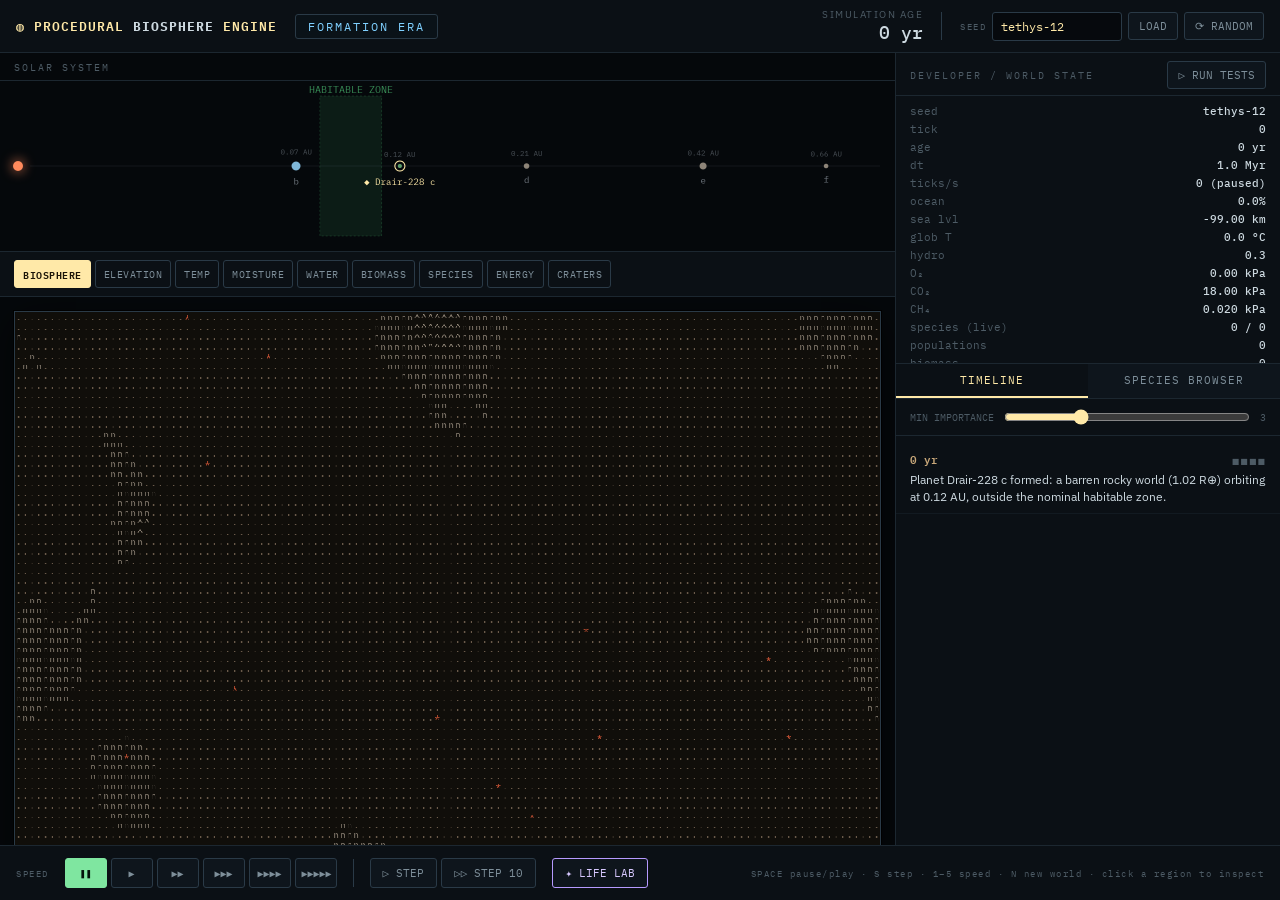
<file: index.html>
<!DOCTYPE html>
<html lang="en">
<head>
<meta charset="UTF-8" />
<meta name="viewport" content="width=device-width, initial-scale=1.0" />
<title>ProcUniverse — Evolution Life Lab</title>
<style>
html,body{margin:0;width:100%;height:100%;overflow:hidden;background:#05080b}iframe{display:block;width:100%;height:100%;border:0}.boot{position:fixed;inset:0;display:grid;place-items:center;background:#05080b;color:#cdd9e0;font:13px monospace;z-index:5}.boot.error{color:#ff8a8a;padding:32px;text-align:center;line-height:1.6}
</style>
</head>
<body>
<div class="boot" id="boot">Loading ProcUniverse Evolution Life Lab…</div>
<iframe id="sim" src="Procedural Biosphere Simulator.html" title="ProcUniverse simulator"></iframe>
<script>
(function(){
  const frame=document.getElementById('sim'),boot=document.getElementById('boot');
  function addStyle(doc,href){const link=doc.createElement('link');link.rel='stylesheet';link.href=href;doc.head.appendChild(link)}
  function addScript(doc,src){return new Promise((resolve,reject)=>{const s=doc.createElement('script');s.src=src;s.onload=resolve;s.onerror=reject;doc.body.appendChild(s)})}
  frame.addEventListener('load',async()=>{
    try{
      const doc=frame.contentDocument;
      if(!doc)throw new Error('The simulator frame could not be accessed.');
      addStyle(doc,'ui/life-lab.css');
      await addScript(doc,'ui/creature.js');
      await addScript(doc,'ui/life-lab.js');
      boot.remove();
    }catch(err){
      boot.className='boot error';
      boot.textContent='Enhanced launcher could not inject the Life Lab. Run this repository through a small local web server instead of a restricted file:// viewer. Original simulator: Procedural Biosphere Simulator.html';
      console.error(err);
    }
  });
})();
</script>
</body>
</html>
</file>
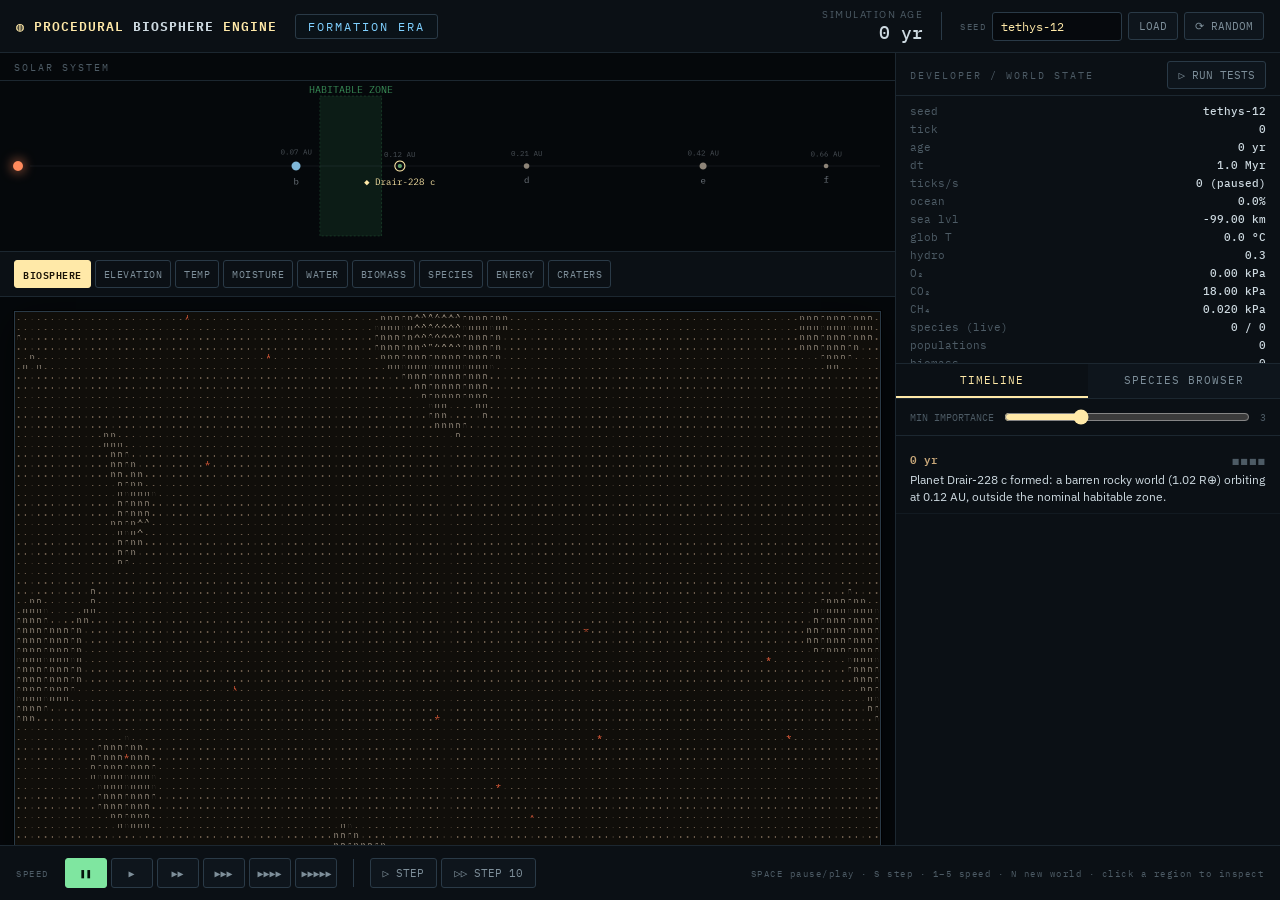
<file: Procedural Biosphere Simulator.html>
<!DOCTYPE html>
<html lang="en">
<head>
<meta charset="UTF-8" />
<meta name="viewport" content="width=device-width, initial-scale=1.0" />
<title>Procedural Planet & Evolution Simulator — Milestone 0–7 spike</title>
<link rel="preconnect" href="https://fonts.googleapis.com" />
<link rel="preconnect" href="https://fonts.gstatic.com" crossorigin />
<link href="https://fonts.googleapis.com/css2?family=IBM+Plex+Mono:wght@400;500;600&family=IBM+Plex+Sans:wght@400;500;600&display=swap" rel="stylesheet" />
<style>
  :root {
    --bg: #05080b;
    --panel: #0b1015;
    --panel2: #0e151c;
    --line: #1c2730;
    --line2: #2a3a47;
    --ink: #cdd9e0;
    --ink-dim: #7e8f9a;
    --ink-faint: #4d5b65;
    --amber: #ffe9a8;
    --green: #7fe6a0;
    --cyan: #7fd0ff;
    --hot: #ff8a5c;
    --red: #ff6b6b;
    --violet: #b69aff;
  }
  * { box-sizing: border-box; }
  html, body { margin: 0; height: 100%; background: var(--bg); color: var(--ink);
    font-family: "IBM Plex Sans", system-ui, sans-serif; overflow: hidden; }
  .mono { font-family: "IBM Plex Mono", monospace; }
  button { font-family: "IBM Plex Mono", monospace; cursor: pointer; }
  a { color: var(--cyan); cursor: pointer; text-decoration: none; border-bottom: 1px dotted currentColor; }
  .muted { color: var(--ink-faint); font-size: 12px; padding: 8px 2px; }

  #app { display: grid; grid-template-columns: 1fr 384px; grid-template-rows: auto 1fr auto;
    height: 100vh; gap: 1px; background: var(--line); }

  /* ---- top bar ---- */
  header { grid-column: 1 / 3; background: var(--panel); display: flex; align-items: center;
    gap: 18px; padding: 0 16px; height: 52px; }
  .logo { font-family: "IBM Plex Mono", monospace; font-weight: 600; letter-spacing: 1px;
    font-size: 13px; color: var(--amber); white-space: nowrap; }
  .logo b { color: var(--ink); }
  .era { font-family: "IBM Plex Mono", monospace; font-size: 12px; color: var(--cyan);
    letter-spacing: 2px; padding: 4px 12px; border: 1px solid var(--line2); border-radius: 3px;
    background: #0a1218; }
  .age { font-family: "IBM Plex Mono", monospace; font-size: 18px; color: var(--ink); font-weight: 500; }
  .age-lbl { font-size: 10px; color: var(--ink-faint); letter-spacing: 1.5px; }
  .grow { flex: 1; }
  .seed-wrap { display: flex; align-items: center; gap: 6px; }
  #seedInput { background: #06090d; border: 1px solid var(--line2); color: var(--amber);
    font-family: "IBM Plex Mono", monospace; font-size: 12px; padding: 6px 8px; width: 130px; border-radius: 3px; }
  .mini-btn { background: #0e151c; border: 1px solid var(--line2); color: var(--ink-dim);
    font-size: 11px; padding: 6px 10px; border-radius: 3px; }
  .mini-btn:hover { color: var(--ink); border-color: var(--ink-dim); }

  /* ---- left column: solar + map ---- */
  .left { background: var(--bg); display: flex; flex-direction: column; min-width: 0; overflow: hidden; }
  .section-lbl { font-family: "IBM Plex Mono", monospace; font-size: 10px; letter-spacing: 2px;
    color: var(--ink-faint); padding: 8px 14px 6px; border-bottom: 1px solid var(--line);
    display: flex; justify-content: space-between; align-items: center; }
  #sysWrap { background: #060a0e; border-bottom: 1px solid var(--line); }
  #sysCanvas { width: 100%; height: 170px; display: block; }
  .map-area { flex: 1; overflow: auto; padding: 14px; display: flex; align-items: flex-start; justify-content: center; }
  #mapCanvas { image-rendering: pixelated; border: 1px solid var(--line2); max-width: 100%; height: auto;
    background: #05080b; box-shadow: 0 0 0 1px #000, 0 8px 40px rgba(0,0,0,0.6); }
  .overlay-row { display: flex; flex-wrap: wrap; gap: 4px; padding: 8px 14px; border-bottom: 1px solid var(--line); background: var(--panel); }
  .ov-btn { background: transparent; border: 1px solid var(--line2); color: var(--ink-dim);
    font-size: 10px; letter-spacing: 0.5px; padding: 4px 8px; border-radius: 3px; }
  .ov-btn:hover { color: var(--ink); }
  .ov-btn.active { background: var(--amber); color: #1a1408; border-color: var(--amber); font-weight: 600; }

  /* ---- right column: panels ---- */
  .right { background: var(--panel); display: flex; flex-direction: column; overflow: hidden; }
  .debug { border-bottom: 1px solid var(--line); padding: 6px 0; max-height: 268px; overflow: auto; }
  .dbg-row { display: flex; justify-content: space-between; font-family: "IBM Plex Mono", monospace;
    font-size: 11px; padding: 2px 14px; }
  .dbg-row span { color: var(--ink-faint); }
  .dbg-row b { color: var(--ink); font-weight: 500; }

  .tabs { display: flex; border-bottom: 1px solid var(--line); }
  .tab { flex: 1; background: var(--panel2); border: none; border-bottom: 2px solid transparent;
    color: var(--ink-dim); font-size: 11px; letter-spacing: 1px; padding: 9px; }
  .tab.active { color: var(--amber); border-bottom-color: var(--amber); background: var(--panel); }
  .panel-body { flex: 1; overflow: auto; display: flex; flex-direction: column; }
  .filter-row { display: flex; align-items: center; gap: 8px; padding: 8px 14px; border-bottom: 1px solid var(--line);
    font-family: "IBM Plex Mono", monospace; font-size: 10px; color: var(--ink-faint); }
  .filter-row input[type=range] { flex: 1; accent-color: var(--amber); }

  /* events */
  #timelineBody, #speciesBody { padding: 6px 0; overflow: auto; }
  .ev { padding: 7px 14px; border-bottom: 1px solid #121a21; }
  .ev-head { display: flex; justify-content: space-between; align-items: baseline; }
  .ev-age { font-family: "IBM Plex Mono", monospace; font-size: 11px; font-weight: 600; }
  .ev-imp { font-size: 8px; color: var(--ink-faint); letter-spacing: 1px; }
  .ev-text { font-size: 12px; line-height: 1.45; color: var(--ink); margin-top: 3px; text-wrap: pretty; }

  /* species rows */
  .sp-row { display: flex; align-items: center; gap: 8px; padding: 6px 14px; font-size: 12px; cursor: pointer; border-bottom: 1px solid #121a21; }
  .sp-row:hover { background: #0e161d; }
  .sp-row.sel { background: #14202a; }
  .sp-row.extinct { opacity: 0.45; }
  .sp-dot { width: 9px; height: 9px; border-radius: 50%; flex: none; box-shadow: 0 0 6px currentColor; }
  .sp-name { flex: 1; font-family: "IBM Plex Mono", monospace; color: var(--ink); white-space: nowrap; overflow: hidden; text-overflow: ellipsis; }
  .sp-role { font-size: 10px; color: var(--ink-faint); }
  .sp-bm { font-family: "IBM Plex Mono", monospace; font-size: 10px; color: var(--green); width: 64px; text-align: right; }

  #spDetail { border-top: 1px solid var(--line2); background: #0a1016; padding: 10px 14px; display: none; }
  .sp-d-head { display: flex; align-items: center; gap: 8px; font-family: "IBM Plex Mono", monospace; font-size: 13px; }
  .sp-d-head b { flex: 1; }
  .sp-d-meta { font-size: 11px; color: var(--ink-dim); margin-top: 4px; }
  .traits { display: grid; grid-template-columns: 1fr 1fr; gap: 3px 14px; margin-top: 10px; }
  .tr { display: flex; align-items: center; gap: 6px; font-size: 10px; color: var(--ink-faint); }
  .tr span { width: 60px; font-family: "IBM Plex Mono", monospace; }
  .tr i { height: 5px; background: linear-gradient(90deg, var(--cyan), var(--green)); display: block; border-radius: 2px; min-width: 1px; }
  .x { background: none; border: none; color: var(--ink-faint); font-size: 12px; }
  .x:hover { color: var(--red); }

  /* cell info floats over map */
  #cellInfo { position: absolute; right: 398px; bottom: 70px; width: 280px; background: rgba(8,13,18,0.96);
    border: 1px solid var(--line2); border-radius: 5px; padding: 10px 12px; display: none; backdrop-filter: blur(4px);
    box-shadow: 0 10px 40px rgba(0,0,0,0.6); z-index: 5; }
  .ci-head { font-family: "IBM Plex Mono", monospace; font-size: 11px; letter-spacing: 1px; color: var(--amber);
    display: flex; justify-content: space-between; margin-bottom: 8px; }
  .ci-grid { display: grid; grid-template-columns: 1fr 1fr; gap: 4px 10px; }
  .ci-cell { display: flex; justify-content: space-between; font-family: "IBM Plex Mono", monospace; font-size: 11px; }
  .ci-cell span { color: var(--ink-faint); }
  .ci-sub { font-size: 9px; letter-spacing: 1px; color: var(--ink-faint); margin: 8px 0 4px; }
  .ci-pops .cp { font-size: 11px; padding: 2px 0; display: flex; align-items: center; gap: 6px; cursor: pointer; }
  .ci-pops .cp:hover { color: var(--amber); }
  .ci-pops .cp b { margin-left: auto; color: var(--green); }

  /* ---- bottom control bar ---- */
  footer { grid-column: 1 / 3; background: var(--panel); display: flex; align-items: center;
    gap: 16px; padding: 0 16px; height: 54px; }
  .speed-row, .ctrl-group { display: flex; gap: 4px; align-items: center; }
  .speed-btn { background: #0e151c; border: 1px solid var(--line2); color: var(--ink-dim);
    width: 42px; height: 30px; border-radius: 3px; font-size: 10px; }
  .speed-btn:hover { color: var(--ink); }
  .speed-btn.active { background: var(--green); color: #04130a; border-color: var(--green); }
  .ctrl-btn { background: #0e151c; border: 1px solid var(--line2); color: var(--ink-dim);
    height: 30px; padding: 0 12px; border-radius: 3px; font-size: 11px; }
  .ctrl-btn:hover { color: var(--ink); border-color: var(--ink-dim); }
  .divider { width: 1px; height: 28px; background: var(--line2); }
  .label-sm { font-family: "IBM Plex Mono", monospace; font-size: 9px; letter-spacing: 1.5px; color: var(--ink-faint); }
  .test-output { position: fixed; left: 16px; bottom: 64px; width: 560px; max-height: 50vh; overflow: auto;
    background: rgba(5,9,12,0.97); border: 1px solid var(--line2); border-radius: 5px; padding: 12px 14px;
    font-family: "IBM Plex Mono", monospace; font-size: 11px; white-space: pre-wrap; display: none; z-index: 20;
    box-shadow: 0 16px 60px rgba(0,0,0,0.7); }
  .test-output.ok { border-color: var(--green); color: var(--green); }
  .test-output.bad { border-color: var(--red); color: var(--red); }
  ::-webkit-scrollbar { width: 9px; height: 9px; }
  ::-webkit-scrollbar-thumb { background: #1c2730; border-radius: 4px; }
  ::-webkit-scrollbar-track { background: transparent; }
</style>
</head>
<body>
<div id="app">
  <header>
    <div class="logo">◍ PROCEDURAL <b>BIOSPHERE</b> ENGINE</div>
    <div class="era mono" id="eraLabel">FORMATION ERA</div>
    <div class="grow"></div>
    <div style="text-align:right">
      <div class="age-lbl">SIMULATION AGE</div>
      <div class="age mono" id="ageLabel">0 yr</div>
    </div>
    <div class="divider"></div>
    <div class="seed-wrap">
      <span class="label-sm">SEED</span>
      <input id="seedInput" class="mono" value="tethys-12" spellcheck="false" />
      <button class="mini-btn" id="newBtn">LOAD</button>
      <button class="mini-btn" id="randBtn">⟳ RANDOM</button>
    </div>
  </header>

  <div class="left">
    <div class="section-lbl">SOLAR SYSTEM <span id="sysMeta"></span></div>
    <div id="sysWrap"><canvas id="sysCanvas"></canvas></div>
    <div class="overlay-row" id="overlayRow"></div>
    <div class="map-area"><canvas id="mapCanvas"></canvas></div>
  </div>

  <div class="right">
    <div class="section-lbl">DEVELOPER / WORLD STATE
      <button class="mini-btn" id="testBtn">▷ RUN TESTS</button>
    </div>
    <div class="debug"><div id="debugBody"></div></div>
    <div class="tabs">
      <button class="tab active" id="tabTimeline">TIMELINE</button>
      <button class="tab" id="tabSpecies">SPECIES BROWSER</button>
    </div>
    <div class="panel-body" id="timelinePanel" style="display:flex">
      <div class="filter-row">MIN IMPORTANCE <input type="range" id="impFilter" min="0" max="10" step="1" value="3" /><span id="impVal">3</span></div>
      <div id="timelineBody"></div>
    </div>
    <div class="panel-body" id="speciesPanel" style="display:none">
      <div id="speciesBody"></div>
      <div id="spDetail"></div>
    </div>
  </div>

  <footer>
    <span class="label-sm">SPEED</span>
    <div class="speed-row" id="speedRow"></div>
    <div class="divider"></div>
    <div class="ctrl-group">
      <button class="ctrl-btn" id="stepBtn">▷ STEP</button>
      <button class="ctrl-btn" id="step10Btn">▷▷ STEP 10</button>
    </div>
    <div class="grow"></div>
    <span class="label-sm" id="hintBar">SPACE pause/play · S step · 1–5 speed · N new world · click a region to inspect</span>
  </footer>
</div>

<div id="cellInfo"></div>
<pre id="testOutput" class="test-output"></pre>

<script src="sim/rng.js"></script>
<script src="sim/names.js"></script>
<script src="sim/starsystem.js"></script>
<script src="sim/terrain.js"></script>
<script src="sim/climate.js"></script>
<script src="sim/impacts.js"></script>
<script src="sim/biology.js"></script>
<script src="sim/ecology.js"></script>
<script src="sim/history.js"></script>
<script src="sim/world.js"></script>
<script src="ui/renderer.js"></script>
<script src="ui/app.js"></script>
</body>
</html>
</file>
